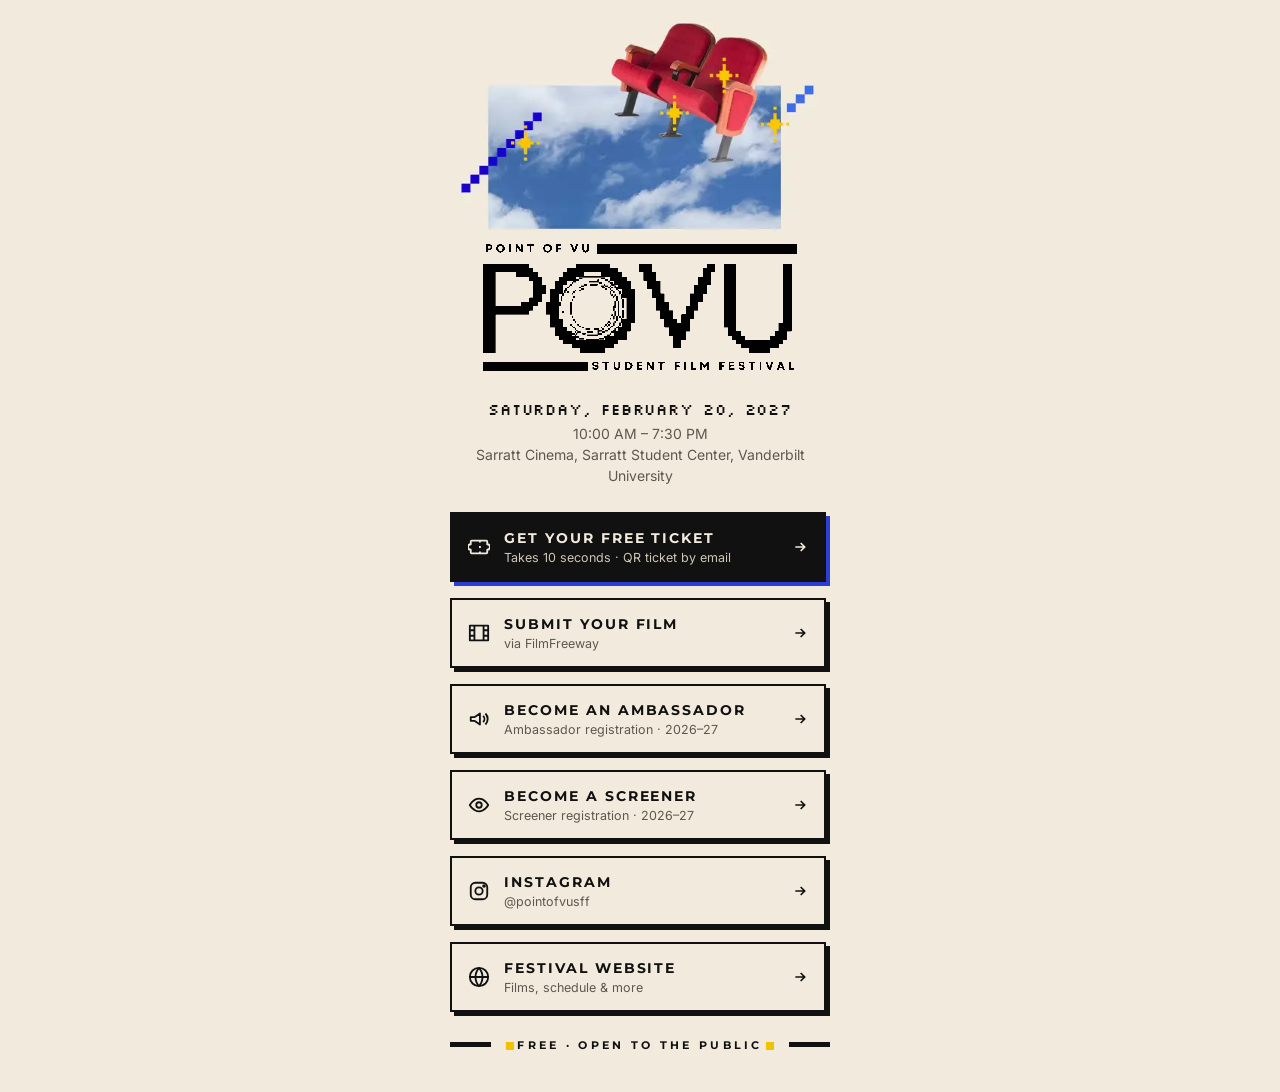
<file: index.html>
<!DOCTYPE html>
<html lang="en">
<head>
<meta charset="utf-8">
<meta name="viewport" content="width=device-width, initial-scale=1">
<title>POINT OF VU</title>
<meta name="description" content="POINT OF VU Student Film Festival · Saturday, February 20, 2027 · Sarratt Cinema, Vanderbilt University">
<link rel="icon" href="logo.png">
<link rel="preconnect" href="https://fonts.googleapis.com">
<link href="https://fonts.googleapis.com/css2?family=Montserrat:wght@600;700;800&family=Silkscreen&family=Inter:wght@400;500&display=swap" rel="stylesheet">
<link rel="stylesheet" href="style.css">
</head>
<body>
<div class="wrap">
  <img class="hero" src="hero.webp" alt="">
  <img class="logo" src="logo.png" alt="POINT OF VU Student Film Festival">

  <!-- EDIT EACH YEAR: date, time, place -->
  <div class="date">Saturday, February 20, 2027</div>
  <div class="place">10:00 AM – 7:30 PM<br>Sarratt Cinema, Sarratt Student Center, Vanderbilt University</div>

  <a class="btn primary" href="ticket.html">
    <svg class="ic" viewBox="0 0 24 24" fill="none" stroke="currentColor" stroke-width="2" stroke-linejoin="round"><path d="M3 9a2 2 0 0 0 0 6v3a1 1 0 0 0 1 1h16a1 1 0 0 0 1-1v-3a2 2 0 0 0 0-6V6a1 1 0 0 0-1-1H4a1 1 0 0 0-1 1z"/><path d="M13 5v2M13 11v2M13 17v2"/></svg>
    <span class="t">Get your free ticket<small>Takes 10 seconds · QR ticket by email</small></span>
    <svg class="arr" viewBox="0 0 24 24" fill="none" stroke="currentColor" stroke-width="2.5"><path d="M5 12h14M13 6l6 6-6 6"/></svg>
  </a>

  <a class="btn" href="https://filmfreeway.com/pointofvusff">
    <svg class="ic" viewBox="0 0 24 24" fill="none" stroke="currentColor" stroke-width="2" stroke-linejoin="round"><rect x="2" y="4" width="20" height="16"/><path d="M7 4v16M17 4v16M2 9h5M2 15h5M17 9h5M17 15h5"/></svg>
    <span class="t">Submit your film<small>via FilmFreeway</small></span>
    <svg class="arr" viewBox="0 0 24 24" fill="none" stroke="currentColor" stroke-width="2.5"><path d="M5 12h14M13 6l6 6-6 6"/></svg>
  </a>

  <a class="btn" href="https://docs.google.com/forms/d/e/1FAIpQLScz9jDXxpZyPXpRLaUCkM6k21HVgFsQ7bXqjZRh4kEycgaehg/viewform">
    <svg class="ic" viewBox="0 0 24 24" fill="none" stroke="currentColor" stroke-width="2" stroke-linejoin="round"><path d="M3 10v4h4l6 4V6L7 10z"/><path d="M16.5 8.5a5 5 0 0 1 0 7M19 6a8.5 8.5 0 0 1 0 12"/></svg>
    <span class="t">Become an ambassador<small>Ambassador registration · 2026–27</small></span>
    <svg class="arr" viewBox="0 0 24 24" fill="none" stroke="currentColor" stroke-width="2.5"><path d="M5 12h14M13 6l6 6-6 6"/></svg>
  </a>

  <a class="btn" href="https://docs.google.com/forms/d/e/1FAIpQLSfVWQ5ulM4dThhfV0GrBxHHvglUhfGmJUdRbZ5eNPbVJGJJsQ/viewform">
    <svg class="ic" viewBox="0 0 24 24" fill="none" stroke="currentColor" stroke-width="2"><path d="M2 12s3.5-7 10-7 10 7 10 7-3.5 7-10 7S2 12 2 12z"/><circle cx="12" cy="12" r="3"/></svg>
    <span class="t">Become a screener<small>Screener registration · 2026–27</small></span>
    <svg class="arr" viewBox="0 0 24 24" fill="none" stroke="currentColor" stroke-width="2.5"><path d="M5 12h14M13 6l6 6-6 6"/></svg>
  </a>

  <a class="btn" href="https://www.instagram.com/pointofvusff/">
    <svg class="ic" viewBox="0 0 24 24" fill="none" stroke="currentColor" stroke-width="2"><rect x="3" y="3" width="18" height="18" rx="5"/><circle cx="12" cy="12" r="4"/><circle cx="17.5" cy="6.5" r="1" fill="currentColor"/></svg>
    <span class="t">Instagram<small>@pointofvusff</small></span>
    <svg class="arr" viewBox="0 0 24 24" fill="none" stroke="currentColor" stroke-width="2.5"><path d="M5 12h14M13 6l6 6-6 6"/></svg>
  </a>

  <a class="btn" href="https://pointofvusff.wordpress.com">
    <svg class="ic" viewBox="0 0 24 24" fill="none" stroke="currentColor" stroke-width="2"><circle cx="12" cy="12" r="10"/><path d="M2 12h20M12 2a15 15 0 0 1 0 20M12 2a15 15 0 0 0 0 20"/></svg>
    <span class="t">Festival website<small>Films, schedule &amp; more</small></span>
    <svg class="arr" viewBox="0 0 24 24" fill="none" stroke="currentColor" stroke-width="2.5"><path d="M5 12h14M13 6l6 6-6 6"/></svg>
  </a>

  <div class="rule"><span><i class="px"></i>Free · Open to the public<i class="px"></i></span></div>
</div>
</body>
</html>
</file>
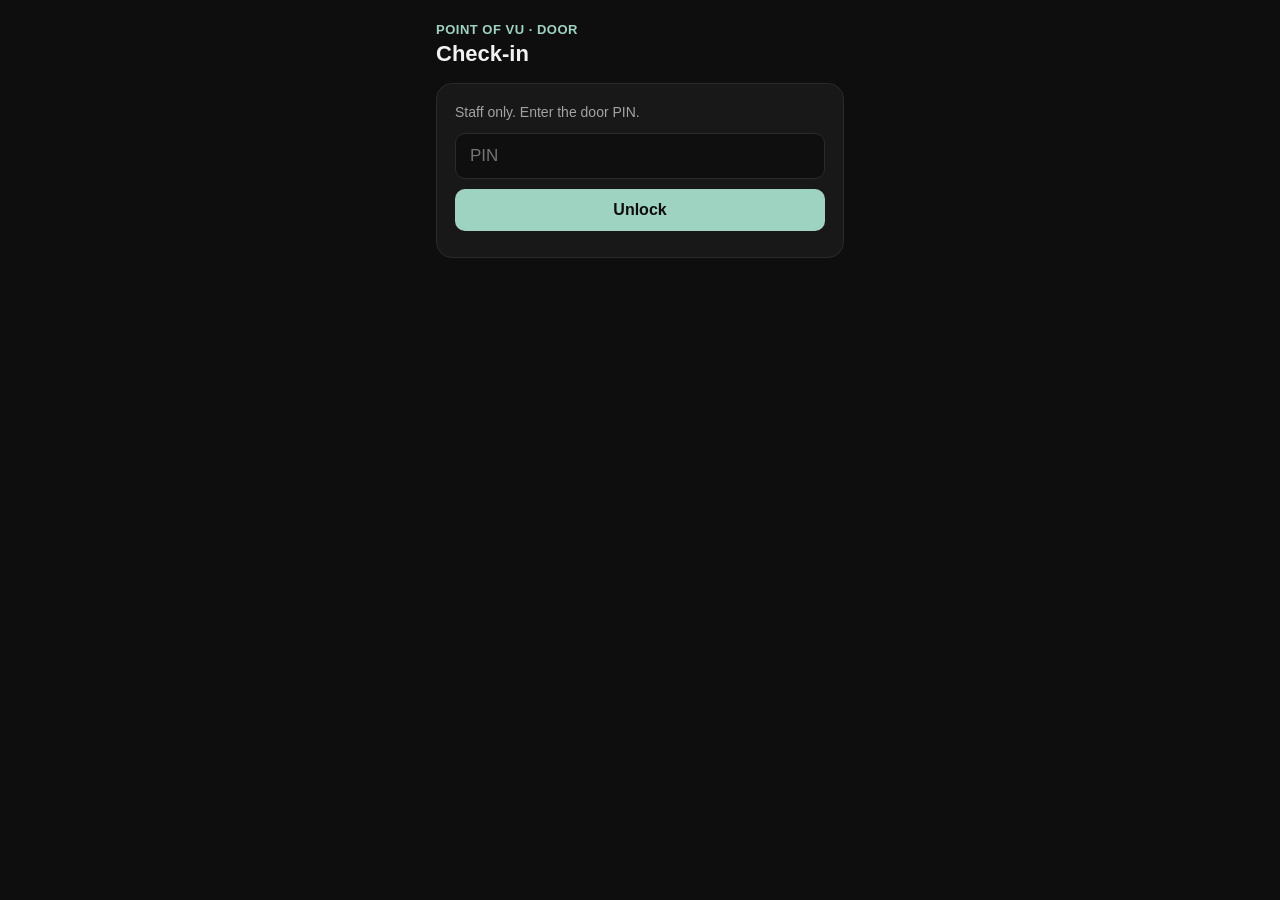
<file: checkin.html>
<!DOCTYPE html>
<html>
<head>
<meta charset="utf-8">
<meta name="viewport" content="width=device-width, initial-scale=1">
<title>POVU Check-in</title>
<meta name="robots" content="noindex">
<script src="povu.js"></script>
<style>
  :root{--bg:#0e0e0e;--card:#181818;--line:#2a2a2a;--text:#f2f2f2;--muted:#a3a3a3;--accent:#9fd3c1;}
  *{box-sizing:border-box}
  body{margin:0;background:var(--bg);color:var(--text);font-family:-apple-system,BlinkMacSystemFont,"Helvetica Neue",Arial,sans-serif}
  .wrap{max-width:440px;margin:0 auto;padding:22px 16px 40px}
  .brand{font-weight:800;color:var(--accent);font-size:13px;text-transform:uppercase;letter-spacing:.5px}
  h1{font-size:22px;margin:4px 0 16px}
  .card{background:var(--card);border:1px solid var(--line);border-radius:16px;padding:18px;margin-bottom:14px}
  input{width:100%;font-size:17px;padding:12px 14px;border-radius:10px;border:1px solid var(--line);background:#0f0f0f;color:var(--text)}
  button{font-size:16px;font-weight:700;padding:12px 16px;border:0;border-radius:10px;background:var(--accent);color:#0e0e0e;cursor:pointer}
  .full{width:100%;margin-top:10px}
  .result{border-radius:16px;padding:26px 18px;text-align:center;margin-bottom:14px}
  .result .big{font-size:30px;font-weight:800}
  .result .name{font-size:22px;margin-top:6px}
  .result .sub{font-size:15px;margin-top:6px;opacity:.85}
  .ok{background:#12391f;border:2px solid #3ddc84}
  .warn{background:#3d3210;border:2px solid #f5c542}
  .bad{background:#3d1414;border:2px solid #ff6b6b}
  .muted{color:var(--muted);font-size:14px;line-height:1.5}
  .row{display:flex;justify-content:space-between;align-items:center;gap:10px;padding:10px 0;border-top:1px solid var(--line)}
  .row:first-child{border-top:0}
  .row small{color:var(--muted);display:block}
  .stat{font-size:15px;color:var(--muted)}
  .stat b{color:var(--text);font-size:18px}
  .hide{display:none}
  a{color:var(--muted)}
</style>
</head>
<body>
<div class="wrap">
  <div class="brand">POINT OF VU · Door</div>
  <h1>Check-in</h1>

  <div class="card hide" id="pinCard">
    <div class="muted" style="margin-bottom:10px">Staff only. Enter the door PIN.</div>
    <input id="pin" type="password" inputmode="numeric" placeholder="PIN">
    <button class="full" onclick="savePin()">Unlock</button>
    <div class="muted" id="pinErr" style="color:#ff8a80;margin-top:8px"></div>
  </div>

  <div id="main" class="hide">
    <div id="result"></div>
    <div class="card">
      <div class="muted" style="margin-bottom:8px">Scan a ticket QR with your phone camera, or search by name / email / code:</div>
      <input id="q" placeholder="Search guests" oninput="search()">
      <div id="list" style="margin-top:6px"></div>
    </div>
    <div class="stat" id="stat"></div>
    <p class="muted"><a href="#" onclick="lock();return false">Lock this phone</a></p>
  </div>
</div>
<script>
  var TICKET = String(new URLSearchParams(location.search).get('id') || '').replace(/[^A-Z0-9]/gi, '').toUpperCase();
  var PIN = null;
  try { PIN = localStorage.getItem('povuPin'); } catch(e){}

  function show(id,on){ document.getElementById(id).classList.toggle('hide',!on); }
  function run(fn,a,b){
    var p = fn==='checkIn' ? {api:'checkin', id:a, pin:b} : fn==='lookup' ? {api:'lookup', q:a, pin:b} : {api:'stats', pin:a};
    return povuApi(p); }

  function start(){
    if(!PIN){ show('pinCard',true); show('main',false); return; }
    show('pinCard',false); show('main',true);
    if(TICKET) checkIn(TICKET);
    refresh();
  }
  function savePin(){
    var p=document.getElementById('pin').value.trim();
    run('stats',p).then(function(){
      PIN=p; try{localStorage.setItem('povuPin',p);}catch(e){}
      document.getElementById('pinErr').textContent=''; start();
    }).catch(function(){ document.getElementById('pinErr').textContent='Wrong PIN.'; });
  }
  function lock(){ try{localStorage.removeItem('povuPin');}catch(e){} PIN=null; start(); }

  function esc(s){ var d=document.createElement('div'); d.textContent=s; return d.innerHTML; }
  function showResult(r){
    var el=document.getElementById('result');
    if(r.status==='ok') el.innerHTML='<div class="result ok"><div class="big">✓ Checked in</div><div class="name">'+esc(r.name)+'</div><div class="sub">'+r.id+'</div></div>';
    else if(r.status==='already') el.innerHTML='<div class="result warn"><div class="big">Already checked in</div><div class="name">'+esc(r.name)+'</div><div class="sub">at '+esc(r.at)+' · '+r.id+'</div></div>';
    else el.innerHTML='<div class="result bad"><div class="big">Ticket not found</div><div class="sub">'+esc(r.id||'')+'</div></div>';
    window.scrollTo(0,0);
  }
  function checkIn(id){
    document.getElementById('result').innerHTML='<div class="card muted">Checking '+esc(id)+'…</div>';
    run('checkIn',id,PIN).then(function(r){ showResult(r); refresh(); search(); })
      .catch(function(e){ if(/PIN/.test(e.message)) lock(); else document.getElementById('result').innerHTML='<div class="result bad"><div class="big">Error</div><div class="sub">'+esc(e.message)+'</div></div>'; });
  }
  var timer;
  function search(){
    clearTimeout(timer);
    var q=document.getElementById('q').value;
    if(q.trim().length<2){ document.getElementById('list').innerHTML=''; return; }
    timer=setTimeout(function(){
      run('lookup',q,PIN).then(function(rows){
        document.getElementById('list').innerHTML = rows.length ? rows.map(function(r){
          return '<div class="row"><div>'+esc(r.name)+'<small>'+esc(r.email)+' · '+r.id+'</small></div>'+
            (r.checked?'<span class="muted">In ✓</span>':'<button onclick="checkIn(\''+r.id+'\')">Check in</button>')+'</div>';
        }).join('') : '<div class="muted" style="padding:10px 0">No match.</div>';
      });
    },250);
  }
  function refresh(){ run('stats',PIN).then(function(s){ document.getElementById('stat').innerHTML='<b>'+s.in+'</b> checked in of <b>'+s.total+'</b> RSVPs'; }); }
  start();
</script>
</body>
</html>
</file>
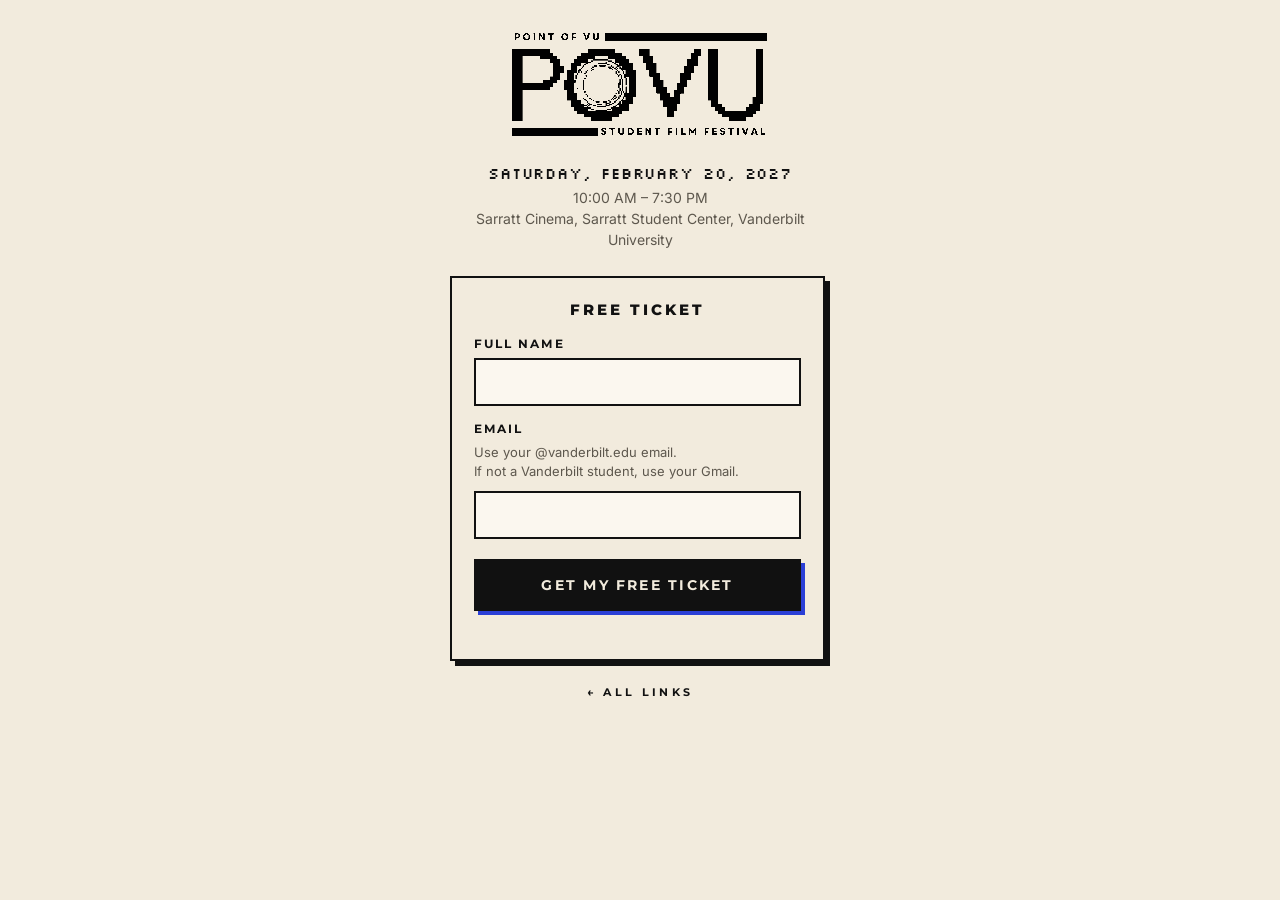
<file: ticket.html>
<!DOCTYPE html>
<html lang="en">
<head>
<meta charset="utf-8">
<meta name="viewport" content="width=device-width, initial-scale=1">
<title>POVU Tickets</title>
<link rel="icon" href="logo.png">
<link rel="preconnect" href="https://fonts.googleapis.com">
<link href="https://fonts.googleapis.com/css2?family=Montserrat:wght@600;700;800&family=Silkscreen&family=Inter:wght@400;500&display=swap" rel="stylesheet">
<link rel="stylesheet" href="style.css">
<script src="povu.js"></script>
</head>
<body>
<div class="wrap">
  <a href="./"><img class="logo sm" src="logo.png" alt="POINT OF VU Student Film Festival"></a>
  <!-- EDIT EACH YEAR: date, time, place -->
  <div class="date">Saturday, February 20, 2027</div>
  <div class="place">10:00 AM – 7:30 PM<br>Sarratt Cinema, Sarratt Student Center, Vanderbilt University</div>

  <div class="card" id="formCard">
    <h2>Free ticket</h2>
    <form id="f">
      <div class="field">
        <label for="name">Full name</label>
        <input id="name" autocomplete="name" required>
      </div>
      <label for="email">Email</label>
      <div class="hint" style="margin:0 0 10px">Use your @vanderbilt.edu email.<br>If not a Vanderbilt student, use your Gmail.</div>
      <input id="email" type="email" autocomplete="email" inputmode="email" required style="margin-bottom:20px">
      <button class="go" id="btn" type="submit">Get my free ticket</button>
      <div class="err" id="err"></div>
    </form>
  </div>

  <div class="card ticket hide" id="ticketCard">
    <div class="head" id="head">You're in!</div>
    <img id="qr" alt="Your ticket QR code">
    <div class="code" id="code"></div>
    <div class="who" id="who"></div>
    <div class="note"><b>Screenshot this.</b> It's your ticket. Show it at the door.<br>We also emailed it to you.</div>
  </div>

  <a class="back" href="./">← All links</a>
</div>
<script>
  document.getElementById('f').addEventListener('submit', function (e) {
    e.preventDefault();
    var btn = document.getElementById('btn'), err = document.getElementById('err');
    err.textContent = ''; btn.disabled = true; btn.textContent = 'Getting your ticket…';
    povuApi({ api: 'register', name: document.getElementById('name').value, email: document.getElementById('email').value })
      .then(function (t) {
        document.getElementById('formCard').classList.add('hide');
        document.getElementById('ticketCard').classList.remove('hide');
        document.getElementById('qr').src = t.qr;
        document.getElementById('code').textContent = t.id;
        document.getElementById('who').textContent = t.name;
        if (t.existing) document.getElementById('head').textContent = 'You already have a ticket!';
        window.scrollTo(0, 0);
      })
      .catch(function (x) {
        err.textContent = (x && x.message) || 'Something went wrong. Try again.';
        btn.disabled = false; btn.textContent = 'Get my free ticket';
      });
  });
</script>
</body>
</html>
</file>
<file: style.css>
:root{--bg:#f2ebdd;--ink:#111;--muted:#5d574d;--blue:#2b3fd6;--gold:#f2c200;--red:#c42a3c}
*{box-sizing:border-box}
html,body{margin:0;min-height:100%}
body{background:var(--bg);color:var(--ink);font-family:Inter,-apple-system,"Helvetica Neue",Arial,sans-serif;-webkit-font-smoothing:antialiased}
.wrap{max-width:420px;margin:0 auto;padding:22px 20px 40px;text-align:center}
.hero{width:100%;max-width:360px;height:auto;display:block;margin:0 auto -6px}
.logo{width:min(320px,88%);height:auto;display:block;margin:14px auto 0;image-rendering:pixelated}
.logo.sm{width:min(260px,75%);margin-top:8px}
.date{font-family:Silkscreen,monospace;font-size:15px;letter-spacing:.06em;margin:26px 0 4px}
.place{color:var(--muted);font-size:14px;line-height:1.5;margin:0 0 26px}
a.btn{display:flex;align-items:center;gap:14px;text-decoration:none;color:var(--ink);background:var(--bg);border:2px solid var(--ink);padding:15px 16px;margin:0 4px 16px 0;text-align:left;box-shadow:4px 4px 0 var(--ink);transition:transform .08s,box-shadow .08s}
a.btn:active{transform:translate(3px,3px);box-shadow:1px 1px 0 var(--ink)}
a.btn .t{flex:1;font-family:Montserrat,sans-serif;font-weight:700;font-size:14px;letter-spacing:.14em;text-transform:uppercase}
a.btn .t small{display:block;font-family:Inter,sans-serif;font-size:12.5px;letter-spacing:0;text-transform:none;color:var(--muted);margin-top:3px;font-weight:400}
a.btn.primary{background:var(--ink);color:var(--bg);box-shadow:4px 4px 0 var(--blue)}
a.btn.primary:active{box-shadow:1px 1px 0 var(--blue)}
a.btn.primary .t small{color:#cfc7b6}
.ic{width:22px;height:22px;flex:0 0 22px}
.arr{width:16px;height:16px;flex:0 0 16px}
.rule{display:flex;align-items:center;gap:12px;margin:26px 0 0}
.rule:before,.rule:after{content:"";flex:1;height:5px;background:var(--ink)}
.rule span{font-family:Montserrat,sans-serif;font-weight:700;font-size:11px;letter-spacing:.3em;text-transform:uppercase}
.px{display:inline-block;width:8px;height:8px;background:var(--gold);margin:0 3px;vertical-align:middle}
/* ticket form */
.card{background:var(--bg);border:2px solid var(--ink);box-shadow:5px 5px 0 var(--ink);padding:22px;margin-right:5px;text-align:left}
h2{font-family:Montserrat,sans-serif;font-weight:800;font-size:15px;letter-spacing:.2em;text-transform:uppercase;margin:0 0 18px;text-align:center}
label{display:block;font-family:Montserrat,sans-serif;font-size:11.5px;font-weight:700;letter-spacing:.18em;text-transform:uppercase;margin:0 0 7px}
input{width:100%;font-size:17px;padding:12px 13px;border-radius:0;border:2px solid var(--ink);background:#fbf7ef;color:var(--ink);outline:none;font-family:Inter,sans-serif}
input:focus{border-color:var(--blue);box-shadow:3px 3px 0 var(--blue)}
.hint{font-size:13px;color:var(--muted);margin:8px 0 20px;line-height:1.45}
.field{margin-bottom:16px}
button.go{width:100%;font-family:Montserrat,sans-serif;font-size:14px;font-weight:700;letter-spacing:.16em;text-transform:uppercase;padding:15px;border:2px solid var(--ink);border-radius:0;background:var(--ink);color:var(--bg);cursor:pointer;box-shadow:4px 4px 0 var(--blue)}
button.go:active{transform:translate(3px,3px);box-shadow:1px 1px 0 var(--blue)}
button.go:disabled{opacity:.6}
.err{color:var(--red);font-size:14px;margin-top:12px;min-height:1em;text-align:center}
.ticket{text-align:center}
.ticket .head{font-family:Montserrat,sans-serif;font-size:18px;font-weight:800;letter-spacing:.12em;text-transform:uppercase;margin-bottom:14px}
.ticket img{width:240px;height:240px;background:#fff;border:2px solid var(--ink);padding:8px}
.code{font-family:Silkscreen,monospace;font-size:26px;letter-spacing:.12em;margin-top:14px}
.who{font-size:16px;margin-top:4px;color:var(--muted)}
.note{color:var(--muted);font-size:14px;line-height:1.5;margin-top:16px}
.back{display:block;text-align:center;margin-top:24px;font-family:Montserrat,sans-serif;font-weight:700;font-size:11px;letter-spacing:.3em;text-transform:uppercase;color:var(--ink);text-decoration:none}
.hide{display:none}
</file>
